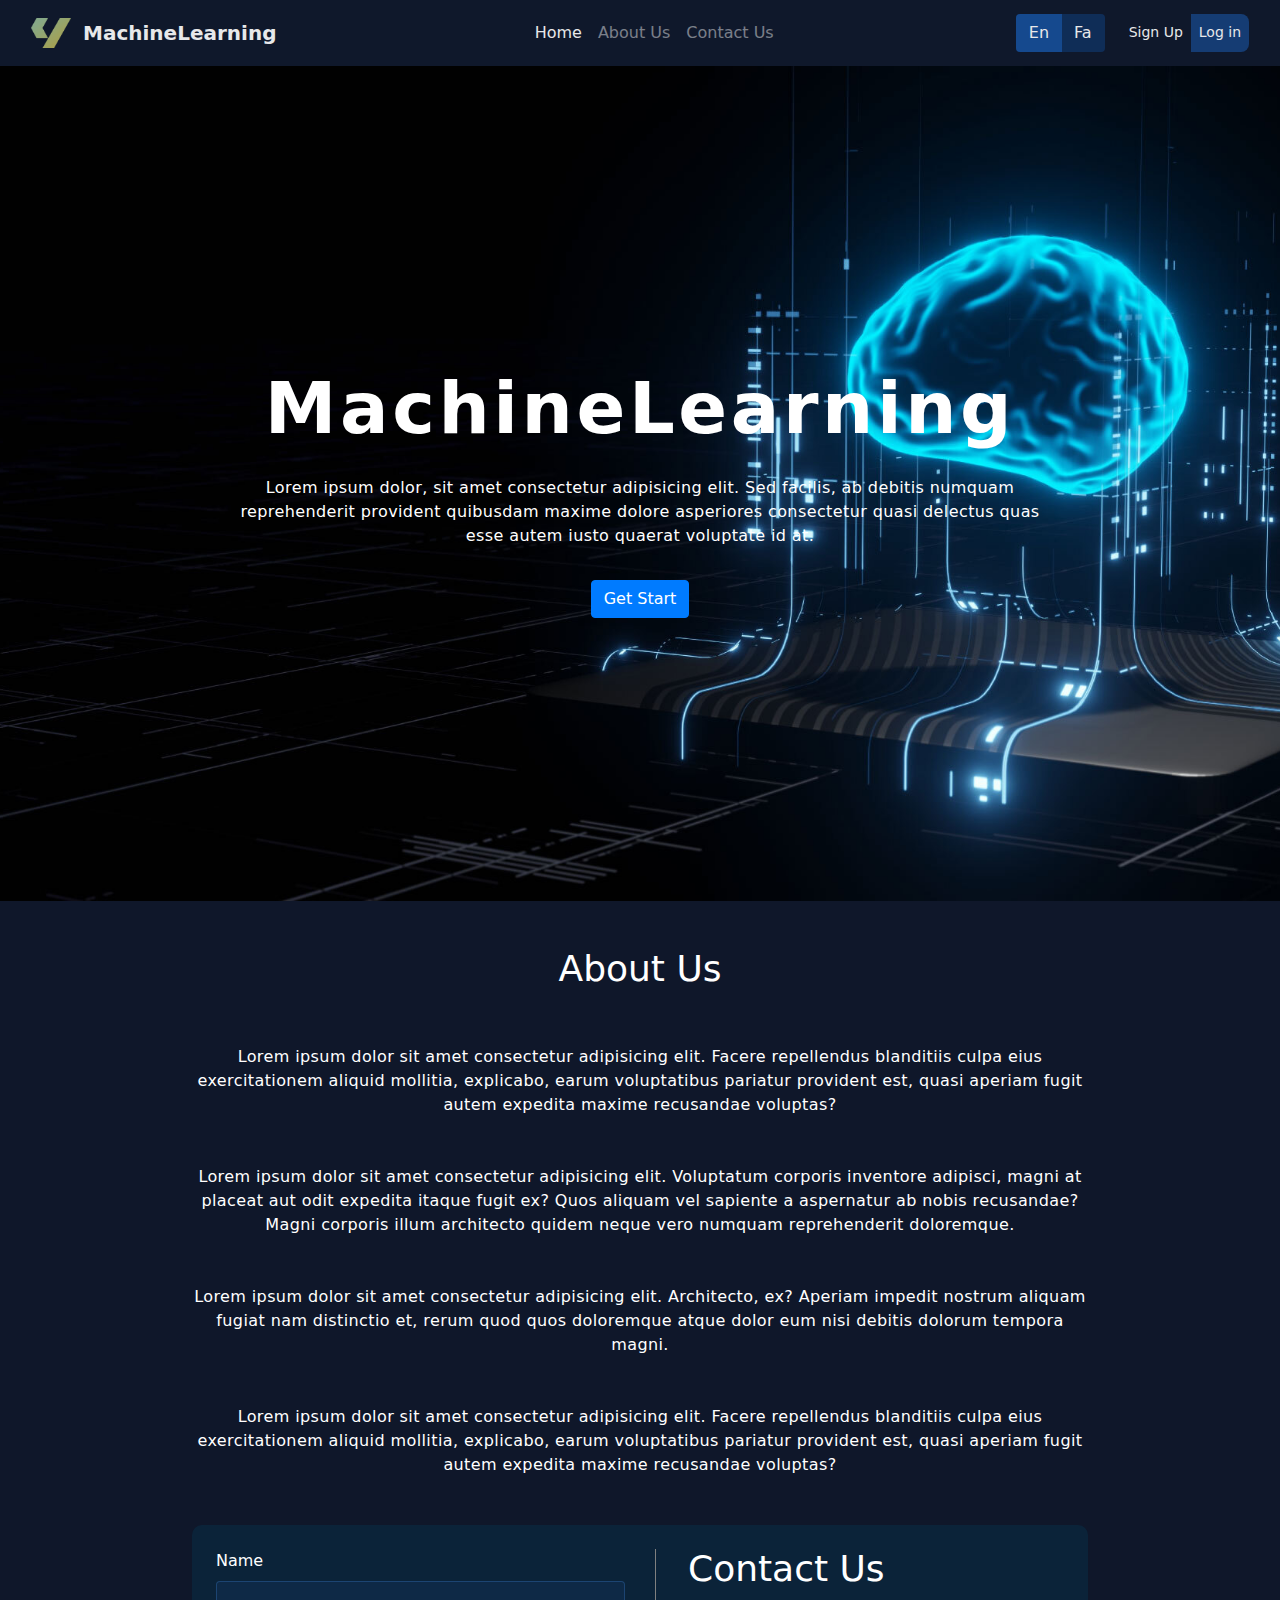
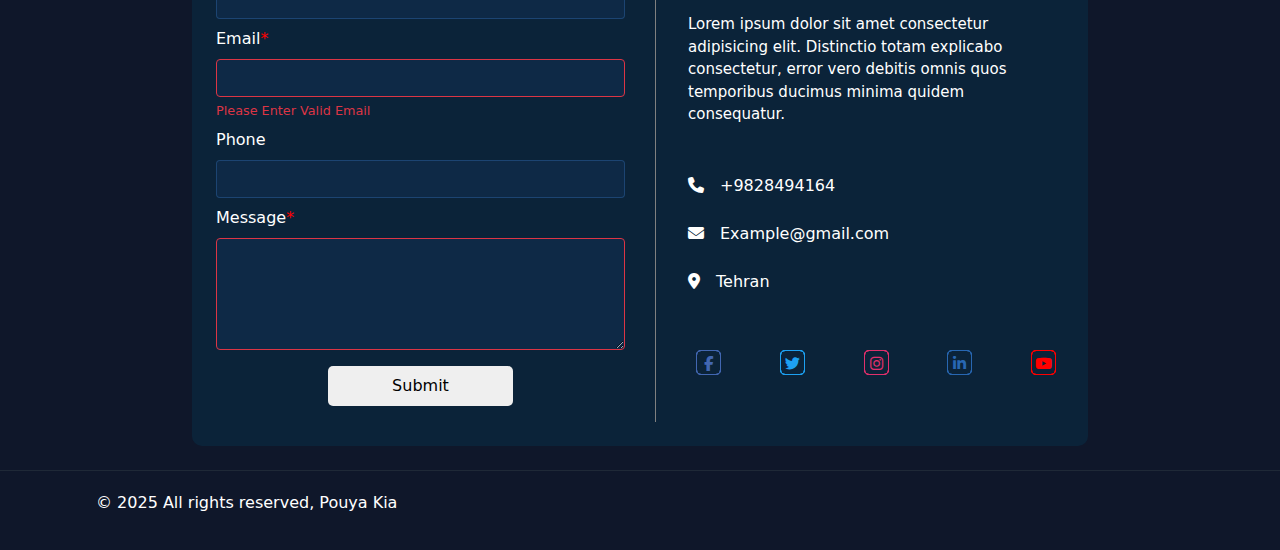
<file: .ipynb_checkpoints/frontend/index.html>
<!DOCTYPE html>
<html lang="en">
  <head>
    <meta charset="UTF-8" />
    <meta name="viewport" content="width=device-width, initial-scale=1.0" />
    <link
      rel="stylesheet"
      href="https://cdnjs.cloudflare.com/ajax/libs/font-awesome/6.7.2/css/all.min.css"
      integrity="sha512-Evv84Mr4kqVGRNSgIGL/F/aIDqQb7xQ2vcrdIwxfjThSH8CSR7PBEakCr51Ck+w+/U6swU2Im1vVX0SVk9ABhg=="
      crossorigin="anonymous"
      referrerpolicy="no-referrer"
    />
    <link rel="stylesheet" href="css/bootstrap-reboot.min.css" />
    <link rel="stylesheet" href="css/bootstrap.min.css" />
    <link rel="stylesheet" href="css/style.css" />
    <script
      defer
      src="https://cdn.jsdelivr.net/npm/bootstrap@5.3.4/dist/js/bootstrap.bundle.min.js"
    ></script>
    <title>MachineLearning</title>
  </head>
  <body>
    <!-- Navbar -->

    <nav
      class="navbar navbar-dark navbar-head sticky-top navbar-expand-lg"
      id="navbar-example"
    >
      <div
        class="container-fluid d-lg-flex justify-content-lg-between align-items-lg-center"
      >
        <div class="d-flex">
          <button
            class="navbar-toggler mr-3 m-lg-0"
            type="button"
            data-toggle="collapse"
            data-target="#navbarToggleExternalContent"
            aria-controls="navbarToggleExternalContent"
            aria-expanded="false"
            aria-label="Toggle navigation"
          >
            <span class="navbar-toggler-icon"></span>
          </button>
          <a
            href="#"
            class="navbar-brand font-weight-bold d-flex align-items-center"
          >
            <img
              class="img-fluid object-contain img-logo"
              src="images/yLogo.6d53cc802a44d383c45a.png"
              alt="logo"
            />
            <span
              class="d-none d-sm-inline-block logo-content text-white font-bold text-xl"
              >MachineLearning</span
            >
          </a>
        </div>
        <div class="navbar-item d-none d-lg-inline-block mx-auto">
          <div class="navbar-nav">
            <a class="nav-main-h nav-item nav-link active" href="#Home">Home</a>
            <a class="nav-main-a nav-item nav-link" href="#About">About Us</a>
            <a class="nav-main-c nav-item nav-link" href="#Contact">Contact Us</a>
          </div>
        </div>
        <div class="d-flex flex-row justify-content-between">
          <div class="btn-group btn-lang rounded">
            <button class="btn btn-lang-item-E lang-active" href="#">En</button>
            <button class="btn btn-lang-item-F" href="#">Fa</button>
          </div>
          <div class="d-flex btn-log">
            <a class="btn-item-up p-2" href="sign_up.html">Sign Up</a>
            <a class="btn-item-in p-2" href="log_in.html">Log in</a>
          </div>
        </div>
      </div>
      <div
        class="navbar-item d-lg-none collapse"
        id="navbarToggleExternalContent"
      >
        <div class="navbar-nav">
          <a class="nav-sub-h nav-item nav-link active" href="#Home-sub">Home</a>
          <a class="nav-sub-a nav-item nav-link" href="#About-sub">About Us</a>
          <a class="nav-sub-c nav-item nav-link" href="#Contact-sub">Contact Us</a>
        </div>
      </div>
    </nav>

    <!-- Main -->

    <main
      class="main w-100 d-flex flex-column align-items-center scrollspy-example"
      data-bs-spy="scroll"
      data-bs-target="#navbar-example"
      data-bs-root-margin="0px 0px -40%"
      data-bs-smooth-scroll="true"
      tabindex="0"
    >
      <!-- Header -->
      <header
        class="header d-flex justify-content-center align-items-center"
        id="Home"
      >
        <h1 class="header-title font-weight-bold text-center">
          MachineLearning
        </h1>
        <p class="header-paragraph text-center">
          Lorem ipsum dolor, sit amet consectetur adipisicing elit. Sed facilis,
          ab debitis numquam reprehenderit provident quibusdam maxime dolore
          asperiores consectetur quasi delectus quas esse autem iusto quaerat
          voluptate id at.
        </p>
        <!-- Button trigger modal -->
        <button
          type="button"
          class="btn btn-primary"
          data-bs-toggle="modal"
          data-bs-target="#staticBackdrop"
        >
          Get Start
        </button>
        <!-- Modal -->
        <div
          class="modal fade"
          id="staticBackdrop"
          data-bs-backdrop="static"
          data-bs-keyboard="false"
          tabindex="-1"
          aria-labelledby="staticBackdropLabel"
          aria-hidden="true"
        >
          <div class="modal-dialog modal-dialog-centered">
            <div class="modal-content modal-content-class">
              <div class="modal-header d-flex align-items-center">
                <h1 class="modal-title fs-5" id="staticBackdropLabel">
                  Modal title
                </h1>
                <button
                  type="button"
                  class="btn-close bg-transparent border-0"
                  data-bs-dismiss="modal"
                  aria-label="Close"
                >
                  <i class="fas fa-close btn-close-modal"></i>
                </button>
              </div>
              <div class="modal-body">
                <h4>Lorem ipsum dolor sit amet.</h4>
                <p>
                  Lorem ipsum dolor, sit amet consectetur adipisicing elit.
                  Perferendis, a.
                </p>
                <div class="d-flex flex-column align-items-center">
                  <label
                    class="btn btn-upload-file d-flex justify-content-center text-black font-semibold rounded-full"
                    for="fileInput"
                    ><img
                      src="images/arrowd.1379433af2a1bae775b8218418ab1bab.svg"
                      alt="mark"
                      class="upload-mark"
                    />Upload Your File</label
                  >
                  <input type="file" id="fileInput" />
                  <p id="fileName" class="mt-2 text-center">No file selected</p>
                  <div class="progress-container">
                    <div class="progress-bar" id="progressBar"></div>
                  </div>
                  <div class="arrow d-hide"><i class="fas fa-arrow-down"></i></div>
                  <button id="submitToAPI" class="btn btn-primary mt-2 btn-arrow d-hide">
                    Begin
                  </button>                  
                </div>
              </div>
            </div>
          </div>
        </div>
        <div class="progress-container">
          <div class="progress-bar" id="progressBar"></div>
        </div>
      </header>
      <div class="container">
        <!-- About -->
        <div
          class="about main-part d-flex flex-column align-items-center justify-content-center mx-auto"
          id="About"
        >
          <h2 class="about-title">About Us</h2>
          <p class="about-paragraph text-center font-light">
            Lorem ipsum dolor sit amet consectetur adipisicing elit. Facere
            repellendus blanditiis culpa eius exercitationem aliquid mollitia,
            explicabo, earum voluptatibus pariatur provident est, quasi aperiam
            fugit autem expedita maxime recusandae voluptas?
          </p>
          <p class="about-paragraph text-center font-light">
            Lorem ipsum dolor sit amet consectetur adipisicing elit. Voluptatum
            corporis inventore adipisci, magni at placeat aut odit expedita
            itaque fugit ex? Quos aliquam vel sapiente a aspernatur ab nobis
            recusandae? Magni corporis illum architecto quidem neque vero
            numquam reprehenderit doloremque.
          </p>
          <p class="about-paragraph text-center font-light">
            Lorem ipsum dolor sit amet consectetur adipisicing elit. Architecto,
            ex? Aperiam impedit nostrum aliquam fugiat nam distinctio et, rerum
            quod quos doloremque atque dolor eum nisi debitis dolorum tempora
            magni.
          </p>
          <p class="about-paragraph text-center font-light">
            Lorem ipsum dolor sit amet consectetur adipisicing elit. Facere
            repellendus blanditiis culpa eius exercitationem aliquid mollitia,
            explicabo, earum voluptatibus pariatur provident est, quasi aperiam
            fugit autem expedita maxime recusandae voluptas?
          </p>
        </div>
        <!-- Contact Us -->
        <div class="contact-us mx-auto my-4 p-4" id="Contact">
          <div class="row">
            <div class="col-md">
              <form class="form-group">
                <div class="contact-us-form-input-1 mb-2">
                  <label class="form-control-label" for="first">Name</label>
                  <input
                    type="text"
                    name="firstName"
                    id="name"
                    class="form-control contact-input"
                  />
                </div>
                <div class="contact-us-form-input-3 mb-2">
                  <label for="email">Email</label>
                  <input
                    type="email"
                    name="emailName"
                    id="email"
                    class="form-control contact-input is-invalid"
                  />
                  <span class="invalid-feedback">Please Enter Valid Email</span>
                </div>
                <div class="contact-us-form-input-4 mb-2">
                  <label for="phone">Phone</label>
                  <input
                    type="tel"
                    name="phoneNumber"
                    id="phone"
                    class="form-control contact-input"
                  />
                </div>
                <div class="contact-us-form-textarea-part mb-3">
                  <label for="message">Message</label>
                  <textarea
                    class="form-control contact-input is-invalid"
                    name="message"
                    id="message"
                  ></textarea>
                </div>
                <div
                  class="contact-us-form-btn-part d-flex justify-content-center"
                >
                  <button class="contact-us-form-btn" type="submit">
                    Submit
                  </button>
                </div>
              </form>
            </div>
            <div class="col-md">
              <div class="contact-us-info">
                <h2 class="contact-us-info-title">Contact Us</h2>
                <p class="contact-us-info-paragraph mb-5">
                  Lorem ipsum dolor sit amet consectetur adipisicing elit.
                  Distinctio totam explicabo consectetur, error vero debitis
                  omnis quos temporibus ducimus minima quidem consequatur.
                </p>
                <div class="contact-us-info-icon">
                  <div class="contact-us-info-icon-part mb-4">
                    <i class="fas fa fa-phone"></i
                    ><span class="pl-3">+9828494164</span>
                  </div>
                  <div class="contact-us-info-icon-part mb-4">
                    <i class="fas fa fa-envelope"></i
                    ><span class="pl-3">Example@gmail.com</span>
                  </div>
                  <div class="contact-us-info-icon-part mb-5">
                    <i class="fas fa-location-dot"></i
                    ><span class="pl-3">Tehran</span>
                  </div>
                </div>
                <div
                  class="icons d-flex justify-content-between align-content-center mb-sm-2"
                >
                  <a href="#" class="m-2">
                    <div class="layer">
                      <span></span>
                      <span></span>
                      <span></span>
                      <span></span>
                      <span class="fab fa-facebook-f"></span>
                    </div>
                    <div class="text">Facebook</div>
                  </a>
                  <a href="#" class="m-2">
                    <div class="layer">
                      <span></span>
                      <span></span>
                      <span></span>
                      <span></span>
                      <span class="fab fa-twitter"></span>
                    </div>
                    <div class="text">Twitter</div>
                  </a>
                  <a href="#" class="m-2">
                    <div class="layer">
                      <span></span>
                      <span></span>
                      <span></span>
                      <span></span>
                      <span class="fab fa-instagram"></span>
                    </div>
                    <div class="text">Instagram</div>
                  </a>
                  <a href="#" class="m-2">
                    <div class="layer">
                      <span></span>
                      <span></span>
                      <span></span>
                      <span></span>
                      <span class="fab fa-linkedin-in"></span>
                    </div>
                    <div class="text">Linkedin</div>
                  </a>
                  <a href="#" class="m-2">
                    <div class="layer">
                      <span></span>
                      <span></span>
                      <span></span>
                      <span></span>
                      <span class="fab fa-youtube"></span>
                    </div>
                    <div class="text">YouTube</div>
                  </a>
                </div>
              </div>
            </div>
          </div>
        </div>
      </div>
    </main>

    <!-- Footer -->

    <footer class="footer d-flex align-items-center justify-content-center">
      <div class="footer-content">
        <p>© 2025 All rights reserved, Pouya Kia</p>
      </div>
    </footer>
  </body>
  <script src="js/jquery-3.7.1.min.js"></script>
  <script src="js/bootstrap.min.js"></script>
  <script src="js/script.js"></script>
</html>
</file>
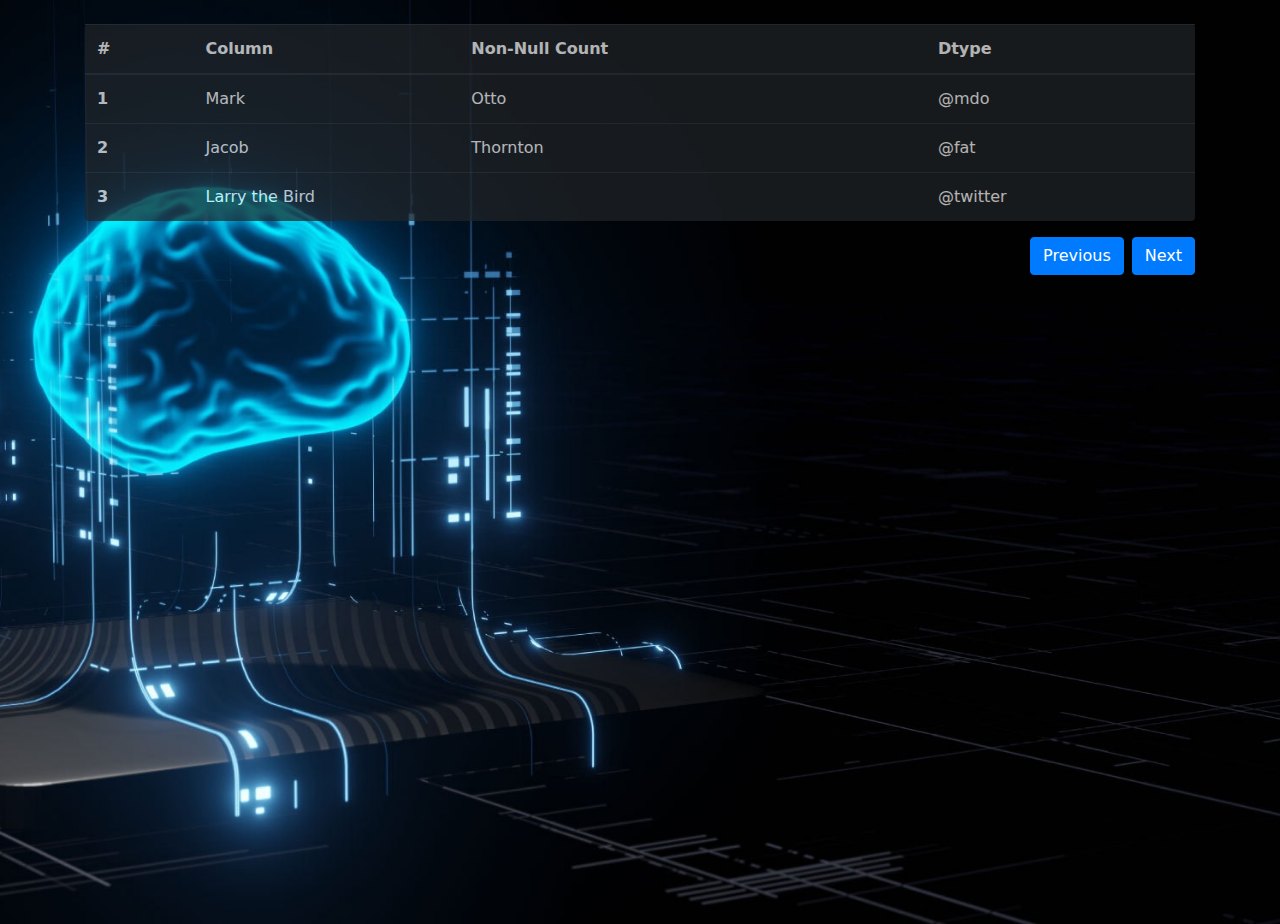
<file: .ipynb_checkpoints/frontend/info.html>
<!DOCTYPE html>
<html lang="en">
  <head>
    <meta charset="UTF-8" />
    <meta name="viewport" content="width=device-width, initial-scale=1.0" />
    <link
      rel="stylesheet"
      href="https://cdnjs.cloudflare.com/ajax/libs/font-awesome/6.7.2/css/all.min.css"
      integrity="sha512-Evv84Mr4kqVGRNSgIGL/F/aIDqQb7xQ2vcrdIwxfjThSH8CSR7PBEakCr51Ck+w+/U6swU2Im1vVX0SVk9ABhg=="
      crossorigin="anonymous"
      referrerpolicy="no-referrer"
    />
    <link rel="stylesheet" href="css/bootstrap-reboot.min.css" />
    <link rel="stylesheet" href="css/bootstrap.min.css" />
    <link rel="stylesheet" href="css/info_style.css" />
    <script
      defer
      src="https://cdn.jsdelivr.net/npm/bootstrap@5.3.4/dist/js/bootstrap.bundle.min.js"
    ></script>
    <title>Info | MachineLearning</title>
  </head>
  <body>
    <div class="container mt-4">
      <table class="table table-hover table-dark table-info rounded">
        <thead>
          <tr>
            <th scope="col">#</th>
            <th scope="col">Column</th>
            <th scope="col">Non-Null Count</th>
            <th scope="col">Dtype</th>
          </tr>
        </thead>
        <tbody>
          <tr>
            <th scope="row">1</th>
            <td>Mark</td>
            <td>Otto</td>
            <td>@mdo</td>
          </tr>
          <tr>
            <th scope="row">2</th>
            <td>Jacob</td>
            <td>Thornton</td>
            <td>@fat</td>
          </tr>
          <tr>
            <th scope="row">3</th>
            <td colspan="2">Larry the Bird</td>
            <td>@twitter</td>
          </tr>
        </tbody>
      </table>
      <div class="d-flex justify-content-end btn-info-answer">
        <button type="button" class="btn btn-primary mr-2">Previous</button>
        <button type="button" class="btn btn-primary btn-info-next">
          Next
        </button>
      </div>
      <div
        class="alert alert-danger question-alert d-flex align-items-center justify-content-between d-hide my-3"
        role="alert"
      >
        <span>Do you want to drop any columns? (no/yes)</span>
        <div>
          <button type="button" class="btn btn-secondary btn-answer-n">No</button>
          <button type="button" class="btn btn-dark btn-answer-y">Yes</button>
        </div>
      </div>
      <div
        class="alert alert-dark second-question-alert d-flex align-items-center justify-content-between d-hide my-3"
        role="alert"
      >
        <span>Enter the column names you want to drop, seprated by commas:</span>
        <div class="form-check d-flex align-items-center">
          <input type="text" name="" id="" class="form-control">
          <button class="border-0"><i class="fa-solid fa-trash py-2 btn-trash"></i></button>
        </div>
      </div>
      <div
        class="alert alert-danger third-question-alert d-flex align-items-center justify-content-between d-hide my-3"
        role="alert"
      >
        <span>Are all the data types correct? (no/yes)</span>
        <div>
          <button type="button" class="btn btn-secondary btn-answer-third-n">No</button>
          <button type="button" class="btn btn-dark btn-answer-third-y">Yes</button>
        </div>
      </div>
      <div
        class="alert alert-secondary fourth-question-alert d-flex align-items-center justify-content-between d-hide my-3"
        role="alert"
      >
        <span>Which columns do you want to change the format for? (comma-separated, or type 'exit'to stop):</span>
        <div class="form-check d-flex align-items-center">
          <input type="text" name="" id="" class="form-control">
          <button class="border-0"><i class="fas fa-edit py-2 btn-edit"></i></button>
        </div>
      </div>
    </div>
  </body>
  <script src="js/jquery-3.7.1.min.js"></script>
  <script src="js/bootstrap.min.js"></script>
  <script src="js/info_script.js"></script>
</html>
</file>
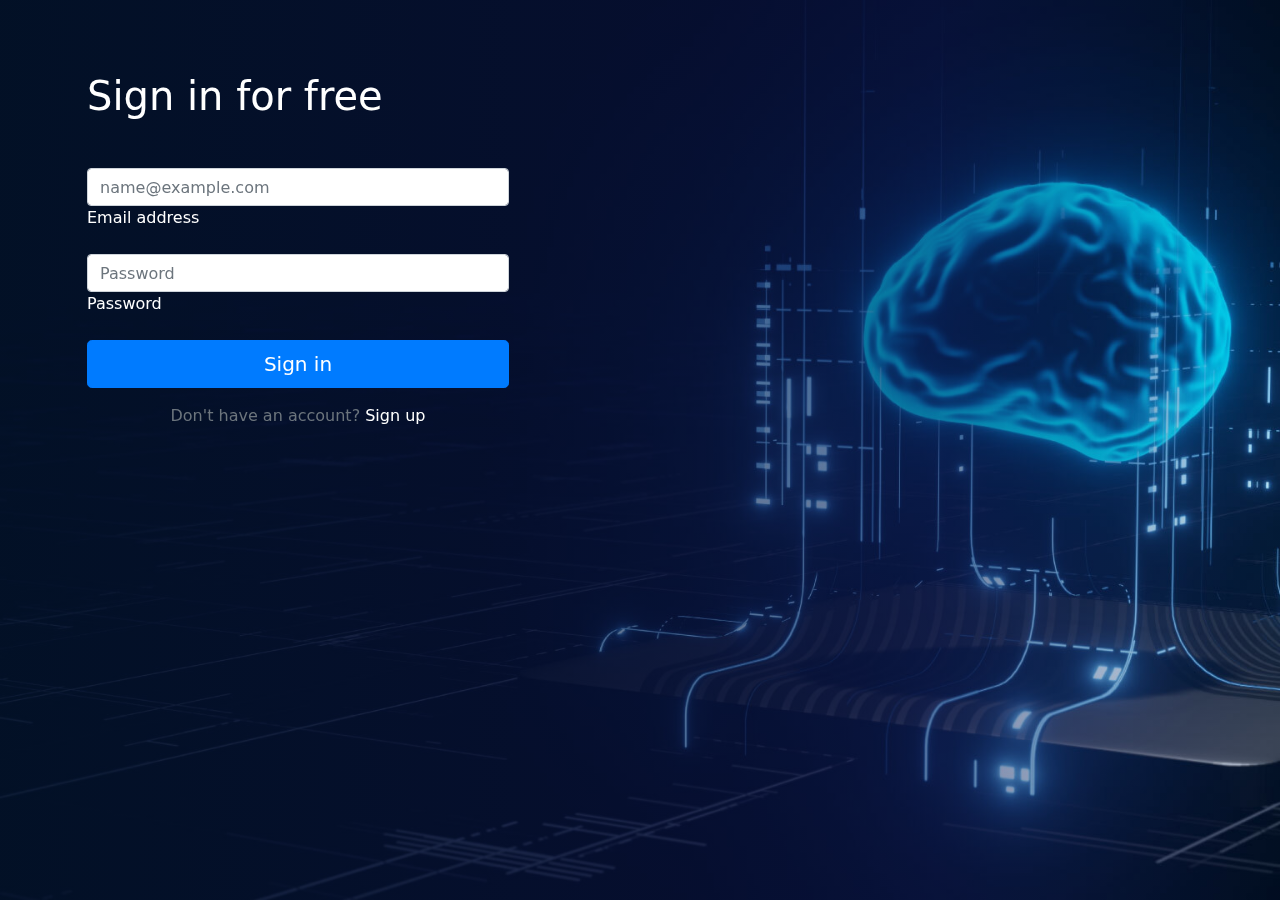
<file: .ipynb_checkpoints/frontend/log_in.html>
<!DOCTYPE html>
<html lang="en">
  <head>
    <meta charset="UTF-8" />
    <meta name="viewport" content="width=device-width, initial-scale=1.0" />
    <link
      rel="stylesheet"
      href="https://cdnjs.cloudflare.com/ajax/libs/font-awesome/6.7.2/css/all.min.css"
      integrity="sha512-Evv84Mr4kqVGRNSgIGL/F/aIDqQb7xQ2vcrdIwxfjThSH8CSR7PBEakCr51Ck+w+/U6swU2Im1vVX0SVk9ABhg=="
      crossorigin="anonymous"
      referrerpolicy="no-referrer"
    />
    <link rel="stylesheet" href="css/bootstrap-reboot.min.css" />
    <link rel="stylesheet" href="css/bootstrap.min.css" />
    <link rel="stylesheet" href="css/style-sign.css" />
    <script
      defer
      src="https://cdn.jsdelivr.net/npm/bootstrap@5.3.4/dist/js/bootstrap.bundle.min.js"
    ></script>
    <title>Sign in | MachineLearning</title>
  </head>
  <body>
    <div class="bg-container">
      <div
        class="modal modal-sheet text-white d-block d-flex justify-content-lg-start justify-content-center mt-5"
        tabindex="-1"
        role="dialog"
        id="modalSignin"
      >
        <div class="modal-dialog col-lg-6 m-0 ml-lg-5 w-100">
          <div class="modal-content main-form border-0 rounded-4">
            <div class="modal-header p-4 pb-2 border-bottom-0">
              <h1 class="fw-bold mb-0 fs-2">Sign in for free</h1>
            </div>

            <div class="modal-body p-4 pt-0">
              <form class="form-check p-0">
                <div class="form-floating mb-3">
                  <input
                    type="email"
                    class="form-control rounded-3"
                    id="floatingInput"
                    placeholder="name@example.com"
                  />
                  <label for="floatingInput">Email address</label>
                </div>
                <div class="form-floating mb-3">
                  <input
                    type="password"
                    class="form-control rounded-3"
                    id="floatingPassword"
                    placeholder="Password"
                  />
                  <label for="floatingPassword">Password</label>
                </div>
                <button
                  class="w-100 mb-2 btn btn-lg rounded-3 btn-primary"
                  type="submit"
                >
                  Sign in
                </button>
                <p class="text-secondary mt-2 text-center">
                  Don't have an account?
                  <a class="btn-sign-up" href="sign_up.html">Sign up</a>
                </p>
              </form>
            </div>
          </div>
        </div>
      </div>
    </div>
  </body>
  <script src="js/jquery-3.7.1.min.js"></script>
  <script src="js/bootstrap.min.js"></script>
  <script src="js/script.js"></script>
</html>
</file>
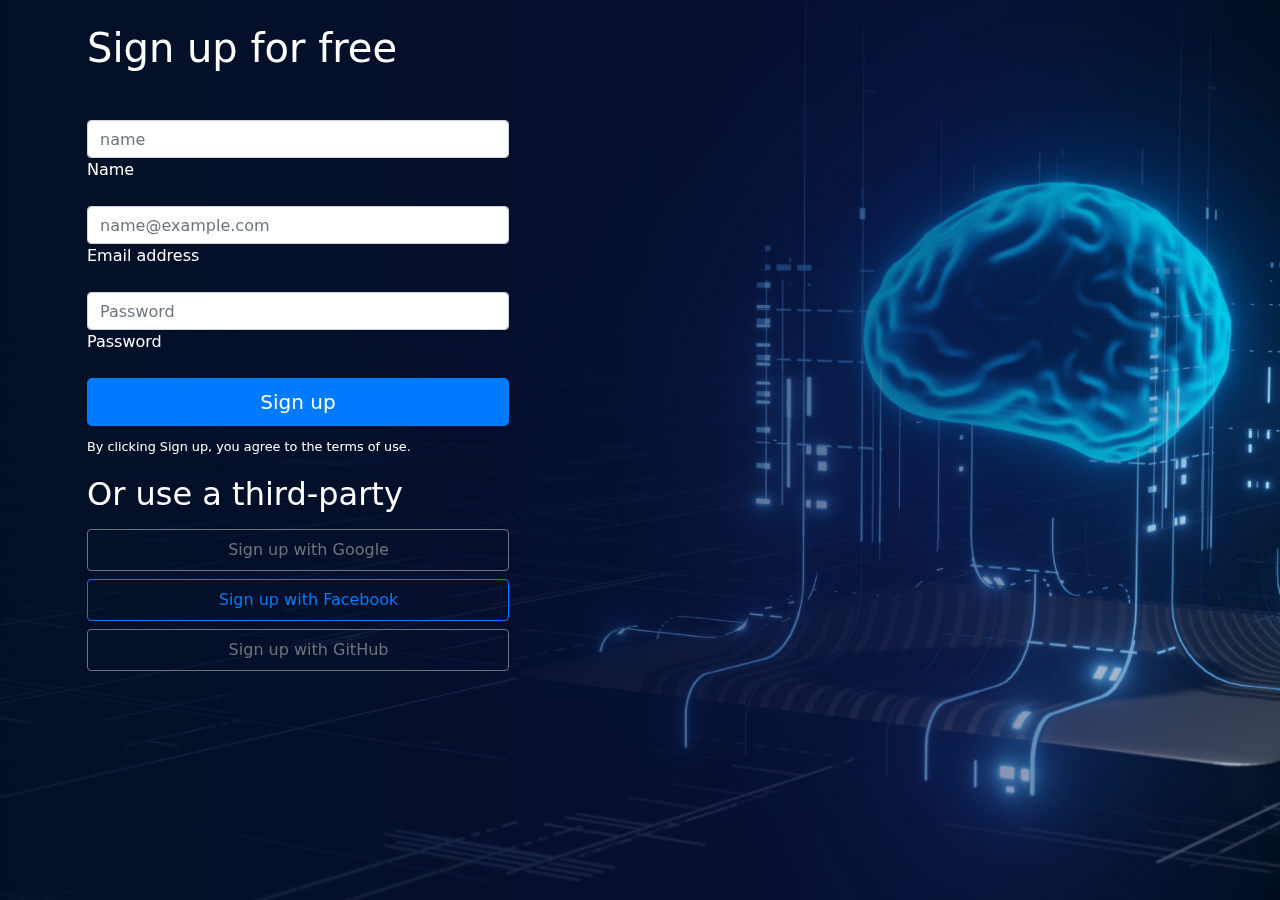
<file: .ipynb_checkpoints/frontend/sign_up.html>
<!DOCTYPE html>
<html lang="en">
  <head>
    <meta charset="UTF-8" />
    <meta name="viewport" content="width=device-width, initial-scale=1.0" />
    <link
      rel="stylesheet"
      href="https://cdnjs.cloudflare.com/ajax/libs/font-awesome/6.7.2/css/all.min.css"
      integrity="sha512-Evv84Mr4kqVGRNSgIGL/F/aIDqQb7xQ2vcrdIwxfjThSH8CSR7PBEakCr51Ck+w+/U6swU2Im1vVX0SVk9ABhg=="
      crossorigin="anonymous"
      referrerpolicy="no-referrer"
    />
    <link rel="stylesheet" href="css/bootstrap-reboot.min.css" />
    <link rel="stylesheet" href="css/bootstrap.min.css" />
    <link rel="stylesheet" href="css/style-sign.css" />
    <script
      defer
      src="https://cdn.jsdelivr.net/npm/bootstrap@5.3.4/dist/js/bootstrap.bundle.min.js"
    ></script>
    <title>Sign Up | MachineLearning</title>
  </head>
  <body>
    <div class="bg-container row">
      <div
        class="modal modal-sheet text-white d-lg-block d-flex justify-content-center"
        tabindex="-1"
        role="dialog"
        id="modalSignin"
      >
        <div class="modal-dialog col-lg-6 m-0 ml-lg-5">
          <div class="modal-content main-form border-0 rounded-4">
            <div class="modal-header p-4 pb-2 border-bottom-0">
              <h1 class="fw-bold mb-0 fs-2">Sign up for free</h1>
            </div>

            <div class="modal-body p-4 pt-0">
              <form class="">
                <div class="form-floating mb-3">
                  <input
                    type="text"
                    class="form-control rounded-3"
                    id="floatingInput"
                    placeholder="name"
                  />
                  <label for="floatingInput">Name</label>
                </div>
                <div class="form-floating mb-3">
                  <input
                    type="email"
                    class="form-control rounded-3"
                    id="floatingInput"
                    placeholder="name@example.com"
                  />
                  <label for="floatingInput">Email address</label>
                </div>
                <div class="form-floating mb-3">
                  <input
                    type="password"
                    class="form-control rounded-3"
                    id="floatingPassword"
                    placeholder="Password"
                  />
                  <label for="floatingPassword">Password</label>
                </div>
                <button
                  class="w-100 mb-2 btn btn-lg rounded-3 btn-primary"
                  type="submit"
                >
                  Sign up
                </button>
                <small class="text-body-secondary"
                  >By clicking Sign up, you agree to the terms of use.</small
                >
                <hr class="my-2" />
                <h2 class="fs-5 fw-bold mb-3">Or use a third-party</h2>
                <div>
                  <button
                    class="w-100 py-2 mb-2 btn btn-outline-secondary rounded-3"
                    type="submit"
                  >
                    <svg
                      class="bi me-1"
                      width="16"
                      height="16"
                      aria-hidden="true"
                    >
                      <use xlink:href="#google"></use>
                    </svg>
                    Sign up with Google
                  </button>
                  <button
                    class="w-100 py-2 mb-2 btn btn-outline-primary rounded-3"
                    type="submit"
                  >
                    <svg
                      class="bi me-1"
                      width="16"
                      height="16"
                      aria-hidden="true"
                    >
                      <use xlink:href="#facebook"></use>
                    </svg>
                    Sign up with Facebook
                  </button>
                  <button
                    class="w-100 py-2 mb-2 btn btn-outline-secondary rounded-3"
                    type="submit"
                  >
                    <svg
                      class="bi me-1"
                      width="16"
                      height="16"
                      aria-hidden="true"
                    >
                      <use xlink:href="#github"></use>
                    </svg>
                    Sign up with GitHub
                  </button>
                </div>
              </form>
            </div>
          </div>
        </div>
      </div>
    </div>
  </body>
  <script src="js/jquery-3.7.1.min.js"></script>
  <script src="js/bootstrap.min.js"></script>
  <script src="js/script.js"></script>
</html>
</file>
<file: .ipynb_checkpoints/frontend/css/style.css>
body {
  font-family: system-ui, -apple-system, BlinkMacSystemFont, "Segoe UI", Roboto,
    Oxygen, Ubuntu, Cantarell, "Open Sans", "Helvetica Neue", sans-serif;
  color: #fff;
  background-color: rgb(15, 23, 42);
  overflow-x: hidden;
  width: 100%;
}

a {
  color: #fff;
}

img {
  /* height: auto; */
  max-width: 100%;
}

.object-contain {
  object-fit: contain;
}

a:hover {
  text-decoration: none;
}

/* -------------------- nav -------------------- */

.navbar-head {
  z-index: 50;
  background-color: hsl(220.71deg 46.67% 11.76%) !important;
  /* transition-duration: 0.3s;
  -webkit-backdrop-filter: blur(7px);
  backdrop-filter: blur(7px);

  box-shadow: 0 0 #0000, 0 0 #0000, var(--tw-shadow);
  box-shadow: var(--tw-ring-offset-shadow, 0 0 #0000),
    var(--tw-ring-shadow, 0 0 #0000), var(--tw-shadow);

  --tw-shadow: 0 10px 15px -3px #0000001a, 0 4px 6px -4px #0000001a;
  --tw-shadow-colored: 0 10px 15px -3px var(--tw-shadow-color),
    0 4px 6px -4px var(--tw-shadow-color); */
  opacity: 0.9;
}

.img-logo {
  width: 2.5rem;
  height: 2.5rem;
}

.logo-content {
  margin-left: 0.75rem;
}

.navbar-item {
  background-color: none;
}

.dropdown-menu-la {
  overflow: hidden;
}

.btn-lang {
  background: linear-gradient(45deg, rgb(149, 186, 147), rgb(207, 172, 47));
  font-size: 0.875rem;
  line-height: 1.25rem;
  padding: 0.5rem 1rem 0.5rem 1rem;
}

.menu-list {
  width: 53.2%;
  display: flex;
  justify-content: space-between;
}

.btn-lang {
  background: rgba(18, 84, 165, 0.408);
  padding: 0;
}

.btn-lang-item-E,
.btn-lang-item-F {
  background: transparent;
  color: #fff;
}

.lang-active {
  background: rgba(34, 126, 240, 0.408);
  color: #fff;
}

/* ---------------------- Header --------------------- */

.header {
  width: 100%;
  height: calc(100vh - 65px);
  background-image: url(../images/Machine-Learning.jpg);
  background-repeat: no-repeat;
  background-position: center;
  background-size: cover;
  /* opacity: 0.6; */
  flex-direction: column;
}

.upload-mark {
  width: 1.5rem;
  margin-right: 0.5rem;
}

.header-title {
  letter-spacing: 0.05em;
  font-size: 4.5rem;
  padding: 0 1rem 0 1rem;
  margin-top: 1rem;
}

.header-paragraph {
  letter-spacing: 0.025em;
  padding: 0 1rem 0 1rem;
  width: calc(200% / 3);
  margin: 1rem 0 2rem 0;
}

.btn-upload-file {
  background: linear-gradient(45deg, rgb(149, 186, 147), rgb(207, 172, 47));
  overflow: hidden;
  font-size: 0.875rem;
  line-height: 1.25rem;
  font-weight: 600;
  color: black;
  padding: 0.5rem 1.25rem 0.5rem 1.25rem !important;
}

.btn-upload-file {
  margin-top: 1rem;
  padding: 0.45rem 1.25rem;
  border-radius: 9999px;
}

.upload-mark {
  transition: transform 0.15s ease-in-out;
}

.btn-upload-file:hover .upload-mark {
  transform: rotate(-90deg);
}

input[type="file"] {
  display: none;
}

.progress-container {
  width: 10rem;
  background-color: #ddd;
  border-radius: 5px;
  margin-top: 1px;
  display: none;
}
.progress-bar {
  height: 10px;
  background: linear-gradient(
    90deg,
    rgba(43, 71, 113, 1) 0%,
    rgba(20, 35, 122, 1) 48%,
    rgba(0, 71, 182, 1) 100%
  );
  border-radius: 5px;
}

.arrow {
  font-size: 2rem;
  position: relative;
  animation-name: example;
  animation-duration: 4s;
  /* animation-delay: 2s; */
  animation-iteration-count: infinite;
}

.d-hide {
  display: none !important;
}

.d-show {
  display: block;
}

@keyframes example {
  0% {
    top: -0.5rem;
  }
  50% {
    top: 0.5rem;
  }
  100% {
    top: -0.5rem;
  }
}

/* ---------------------- Main --------------------- */

/* ----------- About ----------- */

.about {
  max-width: 56rem;
}

.main-part {
  margin: 1rem 0 2rem 0;
}

.about-title {
  font-size: 2.25rem;
  line-height: 2.5rem;
  padding: 2rem 0 1rem 0;
}

.about-paragraph {
  letter-spacing: 0.025em;
  margin-top: 2rem;
}

/* ----------- Contact Us ----------- */

.contact-us {
  max-width: 56rem;
  background-color: rgba(6, 58, 86, 0.363);
  border: none;
  border-radius: 10px;
}

.contact-us-form-btn {
  padding: 0.5rem 4rem;
  border: none;
  border-radius: 5px;
  cursor: pointer;
}

label[for="email"]::after,
label[for="message"]::after {
  content: "*";
  color: red;
}

/* ------------ */

.contact-us-info {
  height: 100%;
  border-left: 1px solid gray;
  padding: 0 0 0 2rem;
}

.contact-us-info-title {
  font-size: 2.25rem;
  line-height: 2.5rem;
  padding: 0rem 0 1rem 0;
}

.contact-us-info-paragraph {
  font-size: 15px;
}

.contact-input {
  font-optical-sizing: 1.5rem;
  background: rgba(44, 117, 207, 0.088);
  color: var(--mainYellow) !important;
  border: 0.03rem solid rgba(52, 112, 186, 0.381);
}

textarea {
  height: 7rem !important;
}

.contact-input:focus {
  background: transparent;
}

/**/

/* .icons {
  display: inline-flex;
} */
.icons a {
  margin: 0 25px;
  text-decoration: none;
  color: #fff;
  display: block;
  position: relative;
}
.icons a .layer {
  width: 25px;
  height: 25px;
  transition: transform 0.3s;
}
.icons a:hover .layer {
  transform: rotate(-35deg) skew(20deg);
}
.icons a .layer span {
  position: absolute;
  top: 0;
  left: 0;
  height: 100%;
  width: 100%;
  border: 1px solid #fff;
  border-radius: 5px;
  transition: all 0.3s;
}
.icons a .layer span.fab {
  font-size: 15px;
  line-height: 25px;
  text-align: center;
}
.icons a:hover .layer span:nth-child(1) {
  opacity: 0.2;
}
.icons a:hover .layer span:nth-child(2) {
  opacity: 0.4;
  transform: translate(5px, -5px);
}
.icons a:hover .layer span:nth-child(3) {
  opacity: 0.6;
  transform: translate(10px, -10px);
}
.icons a:hover .layer span:nth-child(4) {
  opacity: 0.8;
  transform: translate(15px, -15px);
}
.icons a:hover .layer span:nth-child(5) {
  opacity: 1;
  transform: translate(20px, -20px);
}
.icons a:nth-child(1) .layer span,
.icons a:nth-child(1) .text {
  color: #4267b2;
  border-color: #4267b2;
}
.icons a:nth-child(2) .layer span,
.icons a:nth-child(2) .text {
  color: #1da1f2;
  border-color: #1da1f2;
}
.icons a:nth-child(3) .layer span,
.icons a:nth-child(3) .text {
  color: #e1306c;
  border-color: #e1306c;
}
.icons a:nth-child(4) .layer span,
.icons a:nth-child(4) .text {
  color: #2867b2;
  border-color: #2867b2;
}
.icons a:nth-child(5) .layer span,
.icons a:nth-child(5) .text {
  color: #ff0000;
  border-color: #ff0000;
}
.icons a:hover:nth-child(1) .layer span {
  box-shadow: -1px 1px 3px #4267b2;
}
.icons a:hover:nth-child(2) .layer span {
  box-shadow: -1px 1px 3px #1da1f2;
}
.icons a:hover:nth-child(3) .layer span {
  box-shadow: -1px 1px 3px #e1306c;
}
.icons a:hover:nth-child(4) .layer span {
  box-shadow: -1px 1px 3px #2867b2;
}
.icons a:hover:nth-child(5) .layer span {
  box-shadow: -1px 1px 3px #ff0000;
}
.icons a .text {
  position: absolute;
  left: 50%;
  bottom: -5px;
  opacity: 0;
  font-weight: 500;
  transform: translateX(-50%);
  transition: bottom 0.3s ease, opacity 0.3s ease;
}
.icons a:hover .text {
  bottom: -35px;
  opacity: 1;
}

/**/

/* ---------------------- Footer --------------------- */

.footer {
  border-top: 1px solid rgb(31, 41, 55);
  height: 5rem;
  width: 100%;
}

.footer-content {
  width: 85%;
}

/* ------------------------------------------------------------ */

@media (max-width: 992px) {
  .contact-us-part {
    background-color: rgba(6, 58, 86, 0.363);
    border: none;
    border-radius: 10px;
    padding: 2rem;
    display: grid;
    grid-template-columns: 60% 40%;
    grid-template-areas: "form info";
  }
}

@media (max-width: 768px) {
  .header-title {
    font-size: 10vw;
  }
  .contact-us-info {
    border: none;
    margin: 0;
    padding: 0;
    margin-top: 30px;
  }

  .btn-contact-me {
    display: none;
  }

  .menu {
    display: none;
    width: 100%;
    text-align: center;
    margin: 1rem 0 0 0;
  }
}

/* ----------- Modal -------------- */

.modal-content-class {
  background-color: hsl(220.71deg 46.67% 11.76%) !important;
}

.btn-modal-close {
  background: rgba(18, 84, 165, 0.408);
  color: #fff;
}

.btn-modal-active {
  background: rgba(34, 126, 240, 0.408);
  color: #fff;
}

.btn-close-modal {
  font-size: 1.6rem;
  color: #fff;
  cursor: pointer;
}

/* ------- */

.btn-log {
  /* background: linear-gradient(45deg, rgb(149, 186, 147), rgb(207, 172, 47)); */
  font-size: 0.875rem;
  line-height: 1.25rem;
  /* padding: 0.5rem 1rem 0.5rem 1rem;  */
  border-radius: 0.5rem;
}

.btn-item-up,
.btn-item-in {
  background: rgba(34, 126, 240, 0.408);
  color: #fff;
  transition: all 0.4s ease-in-out;
}

.btn-item-up {
  background: transparent;
  color: #fff;
  border-top-left-radius: 0.5rem;
  border-bottom-left-radius: 0.5rem;
  margin-left: 1rem;
}

.btn-item-in {
  /* background: transparent; */
  color: #fff;
  border-top-right-radius: 0.5rem;
  border-bottom-right-radius: 0.5rem;
}

.btn-item-up:hover,
.btn-item-in:hover {
  background: rgba(34, 126, 240, 0.408);
  color: #fff;
}

.mark {
  background: transparent;
}
</file>
<file: .ipynb_checkpoints/frontend/css/info_style.css>
body {
  font-family: system-ui, -apple-system, BlinkMacSystemFont, "Segoe UI", Roboto,
    Oxygen, Ubuntu, Cantarell, "Open Sans", "Helvetica Neue", sans-serif;
  color: #fff;
  /* background: url(../images/dark_tint.png), 
  url(../images/Machine-Learning.jpg); */
  background: url(../images/Machine-Learning-1.jpg);
  background-position: center;
  background-size: cover;
  background-repeat: no-repeat;
  overflow-x: hidden;
  width: 100%;
  height: 100vh;
  /* position: relative; */
}

a {
  color: #fff;
}

img {
  /* height: auto; */
  max-width: 100%;
}

.object-contain {
  object-fit: contain;
}

a:hover {
  text-decoration: none;
}

.d-hide {
  display: none !important;
}

.d-show {
  display: block;
}

/* ----------------------------------------------- */

.table-info {
  opacity: 0.7;
}

.question {
  opacity: 0.7;
}

.btn-trash,
.btn-edit {
    cursor: pointer;
}
</file>
<file: .ipynb_checkpoints/frontend/css/style-sign.css>
body {
  font-family: system-ui, -apple-system, BlinkMacSystemFont, "Segoe UI", Roboto,
    Oxygen, Ubuntu, Cantarell, "Open Sans", "Helvetica Neue", sans-serif;
  color: #fff;
  background: url(../images/Machine-Learning.jpg) center/cover no-repeat;
  overflow-x: hidden;
  width: 100%;
  height: 100vh;
  position: relative;
}

a {
  color: #fff;
}

img {
  /* height: auto; */
  max-width: 100%;
}

.object-contain {
  object-fit: contain;
}

a:hover {
  text-decoration: none;
}

/* ----------------------------------------------- */

.bg-container::after {
  content: "";
  position: absolute;
  top: 0;
  left: 0;
  width: 100%;
  height: 100%;
  /* background: rgb(12, 44, 92); */
  background: linear-gradient(
    90deg,
    rgb(3, 23, 54) 0%,
    rgba(12, 24, 89, 0.776) 73%,
    rgba(0, 71, 182, 0.18203778093268552) 100%
  );
  opacity: 0.7;
}

.main-form {
    background: transparent;
    height: 100vh;
    border: none;
}

.btn-sign-up {
    text-decoration: dotted !important;
    color: #fff;
}

.btn-sign-up:hover {
    color: royalblue;
}
</file>
